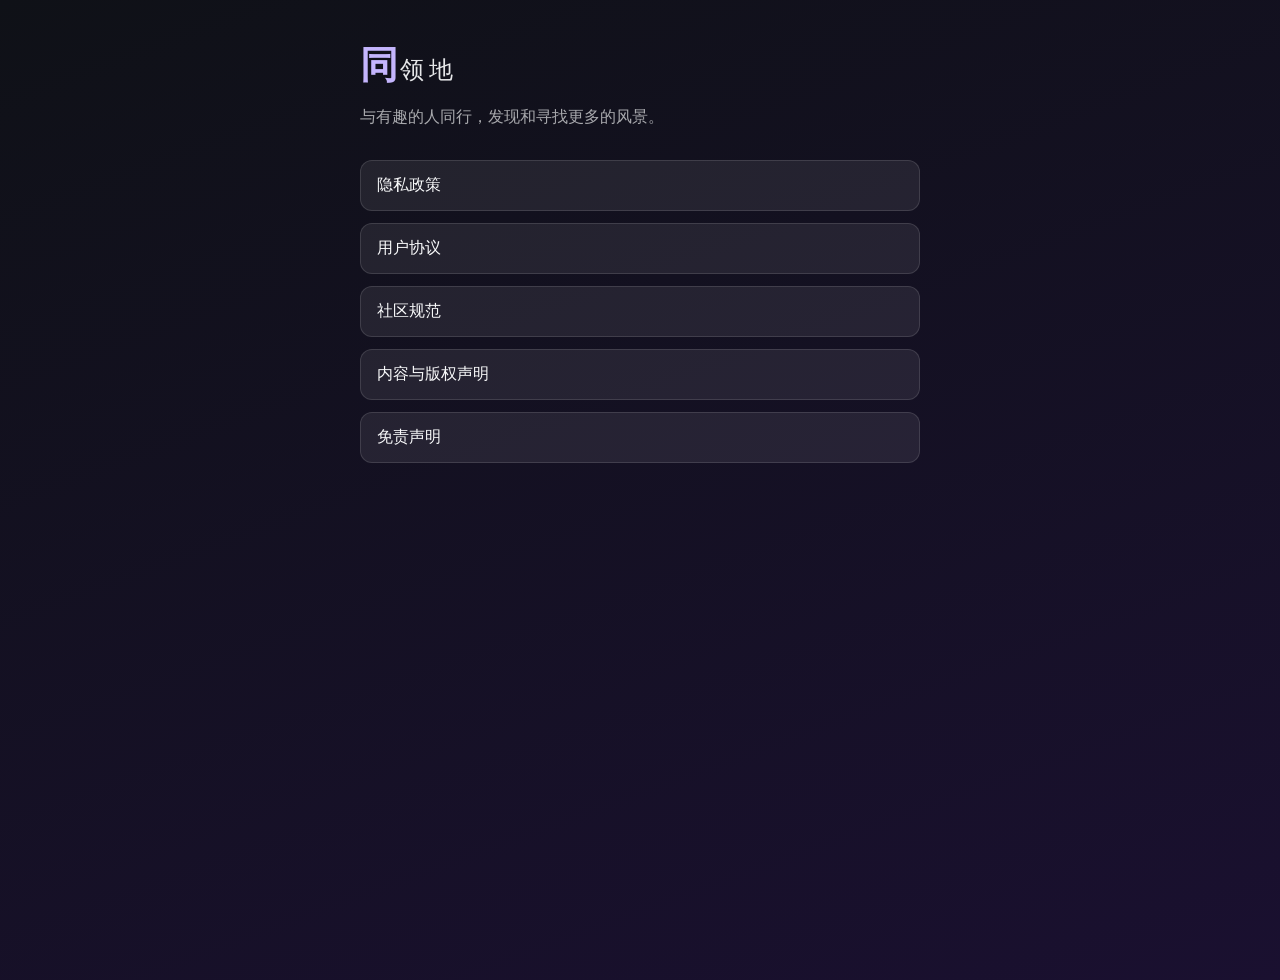
<file: index.html>
<!DOCTYPE html>
<html lang="zh-Hans">
<head>
  <meta charset="utf-8" />
  <meta name="viewport" content="width=device-width, initial-scale=1" />
  <title>同领地 · 法律文档</title>
  <style>
    body {
      margin: 0;
      font-family: -apple-system, BlinkMacSystemFont, "Segoe UI", "PingFang SC", sans-serif;
      background: linear-gradient(160deg, #0f1117 0%, #1a1030 100%);
      color: #f9fafb;
      min-height: 100vh;
      padding: 40px 20px;
    }
    .wrap { max-width: 560px; margin: 0 auto; }
    .brand { display: flex; align-items: baseline; gap: 2px; margin-bottom: 0.5rem; }
    .brand-tong { font-size: 2.4rem; font-weight: 700; color: #c4b5fd; }
    .brand-rest { font-size: 1.5rem; font-weight: 300; letter-spacing: 0.2em; color: rgba(249,250,251,0.92); }
    .sub { color: rgba(249,250,251,0.65); margin: 1rem 0 2rem; }
    ul { list-style: none; padding: 0; margin: 0; }
    li { margin-bottom: 12px; }
    a {
      display: block;
      padding: 14px 16px;
      border-radius: 12px;
      background: rgba(255,255,255,0.08);
      border: 1px solid rgba(255,255,255,0.12);
      color: #f9fafb;
      text-decoration: none;
    }
    a:hover { background: rgba(139,92,246,0.25); }
  </style>
</head>
<body>
  <div class="wrap">
    <div class="brand" aria-label="同领地">
      <span class="brand-tong">同</span><span class="brand-rest">领地</span>
    </div>
    <p class="sub">与有趣的人同行，发现和寻找更多的风景。</p>
    <ul>
      <li><a href="privacy.html">隐私政策</a></li>
      <li><a href="user-agreement.html">用户协议</a></li>
      <li><a href="community.html">社区规范</a></li>
      <li><a href="content-policy.html">内容与版权声明</a></li>
      <li><a href="disclaimer.html">免责声明</a></li>
    </ul>
  </div>
</body>
</html>
</file>
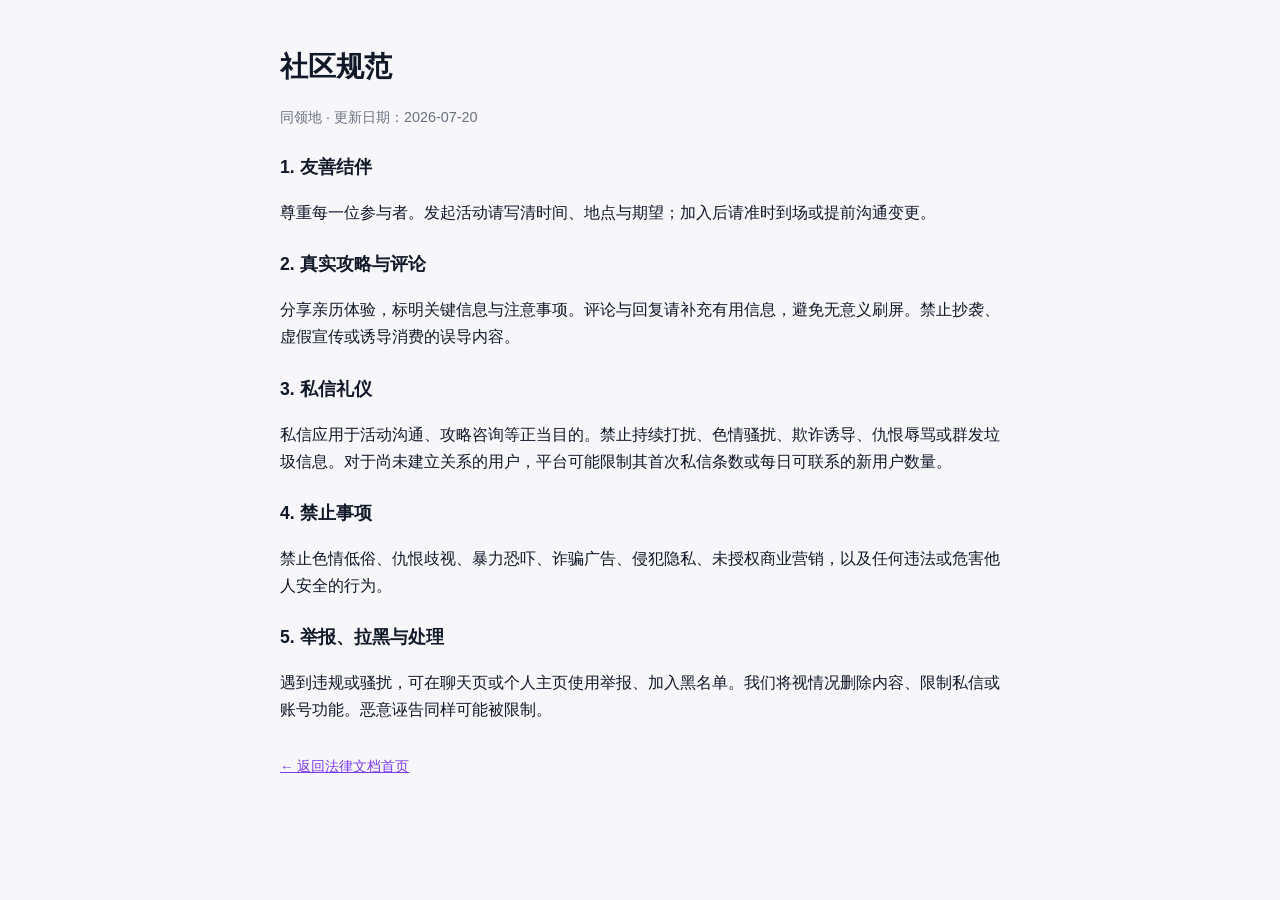
<file: community.html>
<!DOCTYPE html>
<html lang="zh-Hans">
<head>
  <meta charset="utf-8" />
  <meta name="viewport" content="width=device-width, initial-scale=1" />
  <title>社区规范 · 同领地</title>
  <link rel="stylesheet" href="style.css" />
</head>
<body>
  <div class="wrap">
    <h1>社区规范</h1>
    <p class="meta">同领地 · 更新日期：2026-07-20</p>

    <h2>1. 友善结伴</h2>
    <p>尊重每一位参与者。发起活动请写清时间、地点与期望；加入后请准时到场或提前沟通变更。</p>

    <h2>2. 真实攻略与评论</h2>
    <p>分享亲历体验，标明关键信息与注意事项。评论与回复请补充有用信息，避免无意义刷屏。禁止抄袭、虚假宣传或诱导消费的误导内容。</p>

    <h2>3. 私信礼仪</h2>
    <p>私信应用于活动沟通、攻略咨询等正当目的。禁止持续打扰、色情骚扰、欺诈诱导、仇恨辱骂或群发垃圾信息。对于尚未建立关系的用户，平台可能限制其首次私信条数或每日可联系的新用户数量。</p>

    <h2>4. 禁止事项</h2>
    <p>禁止色情低俗、仇恨歧视、暴力恐吓、诈骗广告、侵犯隐私、未授权商业营销，以及任何违法或危害他人安全的行为。</p>

    <h2>5. 举报、拉黑与处理</h2>
    <p>遇到违规或骚扰，可在聊天页或个人主页使用举报、加入黑名单。我们将视情况删除内容、限制私信或账号功能。恶意诬告同样可能被限制。</p>

    <footer>
      <p><a href="index.html">← 返回法律文档首页</a></p>
    </footer>
  </div>
</body>
</html>
</file>
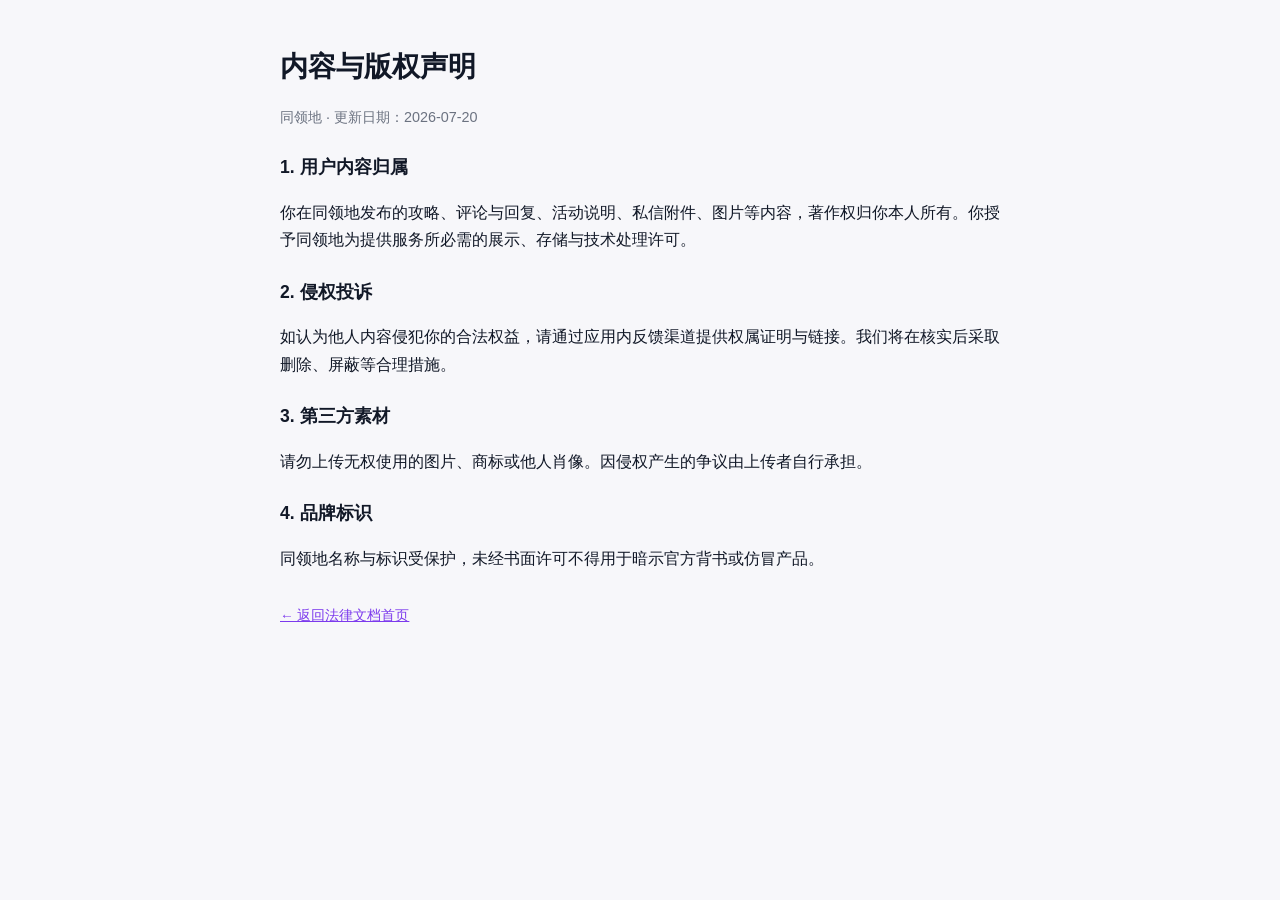
<file: content-policy.html>
<!DOCTYPE html>
<html lang="zh-Hans">
<head>
  <meta charset="utf-8" />
  <meta name="viewport" content="width=device-width, initial-scale=1" />
  <title>内容与版权声明 · 同领地</title>
  <link rel="stylesheet" href="style.css" />
</head>
<body>
  <div class="wrap">
    <h1>内容与版权声明</h1>
    <p class="meta">同领地 · 更新日期：2026-07-20</p>
    <h2>1. 用户内容归属</h2>
    <p>你在同领地发布的攻略、评论与回复、活动说明、私信附件、图片等内容，著作权归你本人所有。你授予同领地为提供服务所必需的展示、存储与技术处理许可。</p>
    <h2>2. 侵权投诉</h2>
    <p>如认为他人内容侵犯你的合法权益，请通过应用内反馈渠道提供权属证明与链接。我们将在核实后采取删除、屏蔽等合理措施。</p>
    <h2>3. 第三方素材</h2>
    <p>请勿上传无权使用的图片、商标或他人肖像。因侵权产生的争议由上传者自行承担。</p>
    <h2>4. 品牌标识</h2>
    <p>同领地名称与标识受保护，未经书面许可不得用于暗示官方背书或仿冒产品。</p>
    <footer><p><a href="index.html">← 返回法律文档首页</a></p></footer>
  </div>
</body>
</html>
</file>
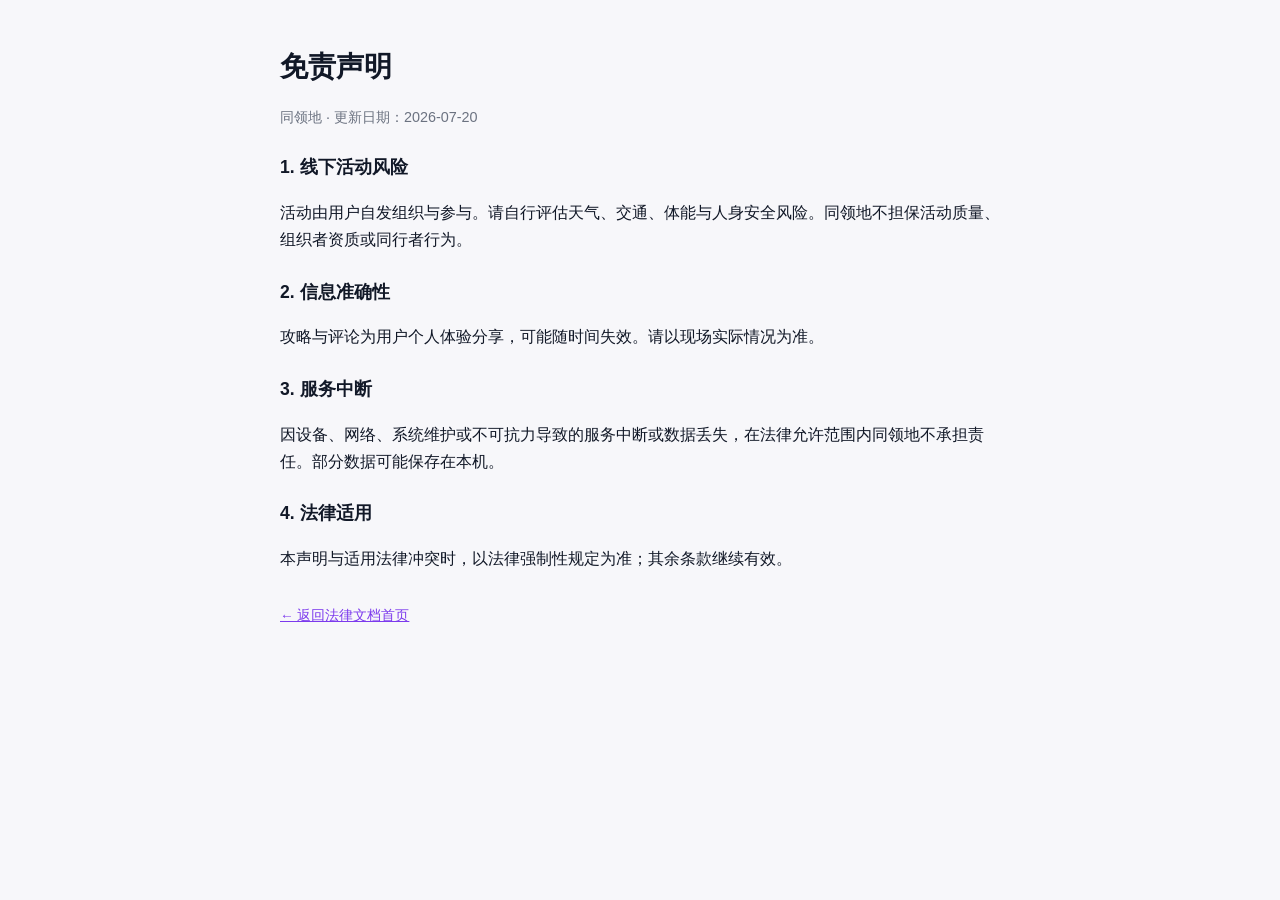
<file: disclaimer.html>
<!DOCTYPE html>
<html lang="zh-Hans">
<head>
  <meta charset="utf-8" />
  <meta name="viewport" content="width=device-width, initial-scale=1" />
  <title>免责声明 · 同领地</title>
  <link rel="stylesheet" href="style.css" />
</head>
<body>
  <div class="wrap">
    <h1>免责声明</h1>
    <p class="meta">同领地 · 更新日期：2026-07-20</p>
    <h2>1. 线下活动风险</h2>
    <p>活动由用户自发组织与参与。请自行评估天气、交通、体能与人身安全风险。同领地不担保活动质量、组织者资质或同行者行为。</p>
    <h2>2. 信息准确性</h2>
    <p>攻略与评论为用户个人体验分享，可能随时间失效。请以现场实际情况为准。</p>
    <h2>3. 服务中断</h2>
    <p>因设备、网络、系统维护或不可抗力导致的服务中断或数据丢失，在法律允许范围内同领地不承担责任。部分数据可能保存在本机。</p>
    <h2>4. 法律适用</h2>
    <p>本声明与适用法律冲突时，以法律强制性规定为准；其余条款继续有效。</p>
    <footer><p><a href="index.html">← 返回法律文档首页</a></p></footer>
  </div>
</body>
</html>
</file>
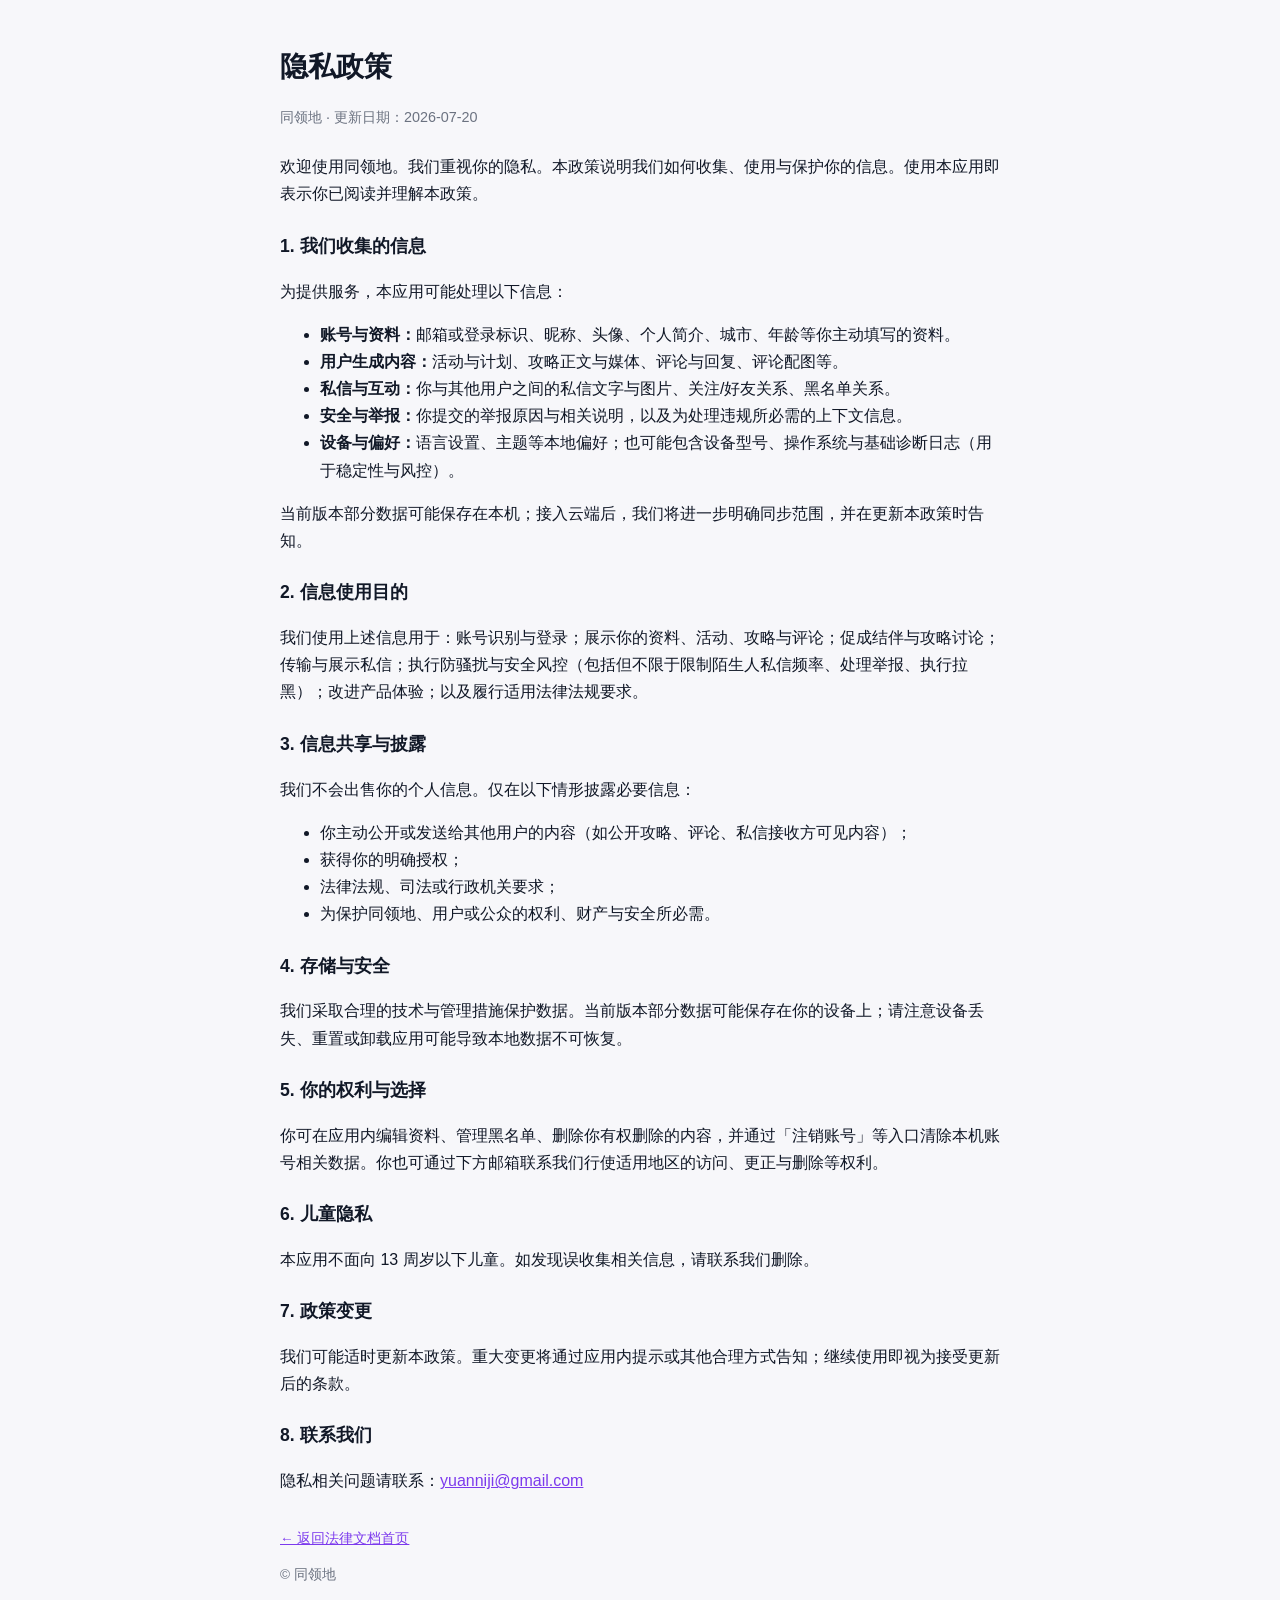
<file: privacy.html>
<!DOCTYPE html>
<html lang="zh-Hans">
<head>
  <meta charset="utf-8" />
  <meta name="viewport" content="width=device-width, initial-scale=1" />
  <title>隐私政策 · 同领地</title>
  <link rel="stylesheet" href="style.css" />
</head>
<body>
  <div class="wrap">
    <h1>隐私政策</h1>
    <p class="meta">同领地 · 更新日期：2026-07-20</p>
    <p>欢迎使用同领地。我们重视你的隐私。本政策说明我们如何收集、使用与保护你的信息。使用本应用即表示你已阅读并理解本政策。</p>

    <h2>1. 我们收集的信息</h2>
    <p>为提供服务，本应用可能处理以下信息：</p>
    <ul>
      <li><strong>账号与资料：</strong>邮箱或登录标识、昵称、头像、个人简介、城市、年龄等你主动填写的资料。</li>
      <li><strong>用户生成内容：</strong>活动与计划、攻略正文与媒体、评论与回复、评论配图等。</li>
      <li><strong>私信与互动：</strong>你与其他用户之间的私信文字与图片、关注/好友关系、黑名单关系。</li>
      <li><strong>安全与举报：</strong>你提交的举报原因与相关说明，以及为处理违规所必需的上下文信息。</li>
      <li><strong>设备与偏好：</strong>语言设置、主题等本地偏好；也可能包含设备型号、操作系统与基础诊断日志（用于稳定性与风控）。</li>
    </ul>
    <p>当前版本部分数据可能保存在本机；接入云端后，我们将进一步明确同步范围，并在更新本政策时告知。</p>

    <h2>2. 信息使用目的</h2>
    <p>我们使用上述信息用于：账号识别与登录；展示你的资料、活动、攻略与评论；促成结伴与攻略讨论；传输与展示私信；执行防骚扰与安全风控（包括但不限于限制陌生人私信频率、处理举报、执行拉黑）；改进产品体验；以及履行适用法律法规要求。</p>

    <h2>3. 信息共享与披露</h2>
    <p>我们不会出售你的个人信息。仅在以下情形披露必要信息：</p>
    <ul>
      <li>你主动公开或发送给其他用户的内容（如公开攻略、评论、私信接收方可见内容）；</li>
      <li>获得你的明确授权；</li>
      <li>法律法规、司法或行政机关要求；</li>
      <li>为保护同领地、用户或公众的权利、财产与安全所必需。</li>
    </ul>

    <h2>4. 存储与安全</h2>
    <p>我们采取合理的技术与管理措施保护数据。当前版本部分数据可能保存在你的设备上；请注意设备丢失、重置或卸载应用可能导致本地数据不可恢复。</p>

    <h2>5. 你的权利与选择</h2>
    <p>你可在应用内编辑资料、管理黑名单、删除你有权删除的内容，并通过「注销账号」等入口清除本机账号相关数据。你也可通过下方邮箱联系我们行使适用地区的访问、更正与删除等权利。</p>

    <h2>6. 儿童隐私</h2>
    <p>本应用不面向 13 周岁以下儿童。如发现误收集相关信息，请联系我们删除。</p>

    <h2>7. 政策变更</h2>
    <p>我们可能适时更新本政策。重大变更将通过应用内提示或其他合理方式告知；继续使用即视为接受更新后的条款。</p>

    <h2>8. 联系我们</h2>
    <p>隐私相关问题请联系：<a href="mailto:yuanniji@gmail.com">yuanniji@gmail.com</a></p>

    <footer>
      <p><a href="index.html">← 返回法律文档首页</a></p>
      <p>© 同领地</p>
    </footer>
  </div>
</body>
</html>
</file>
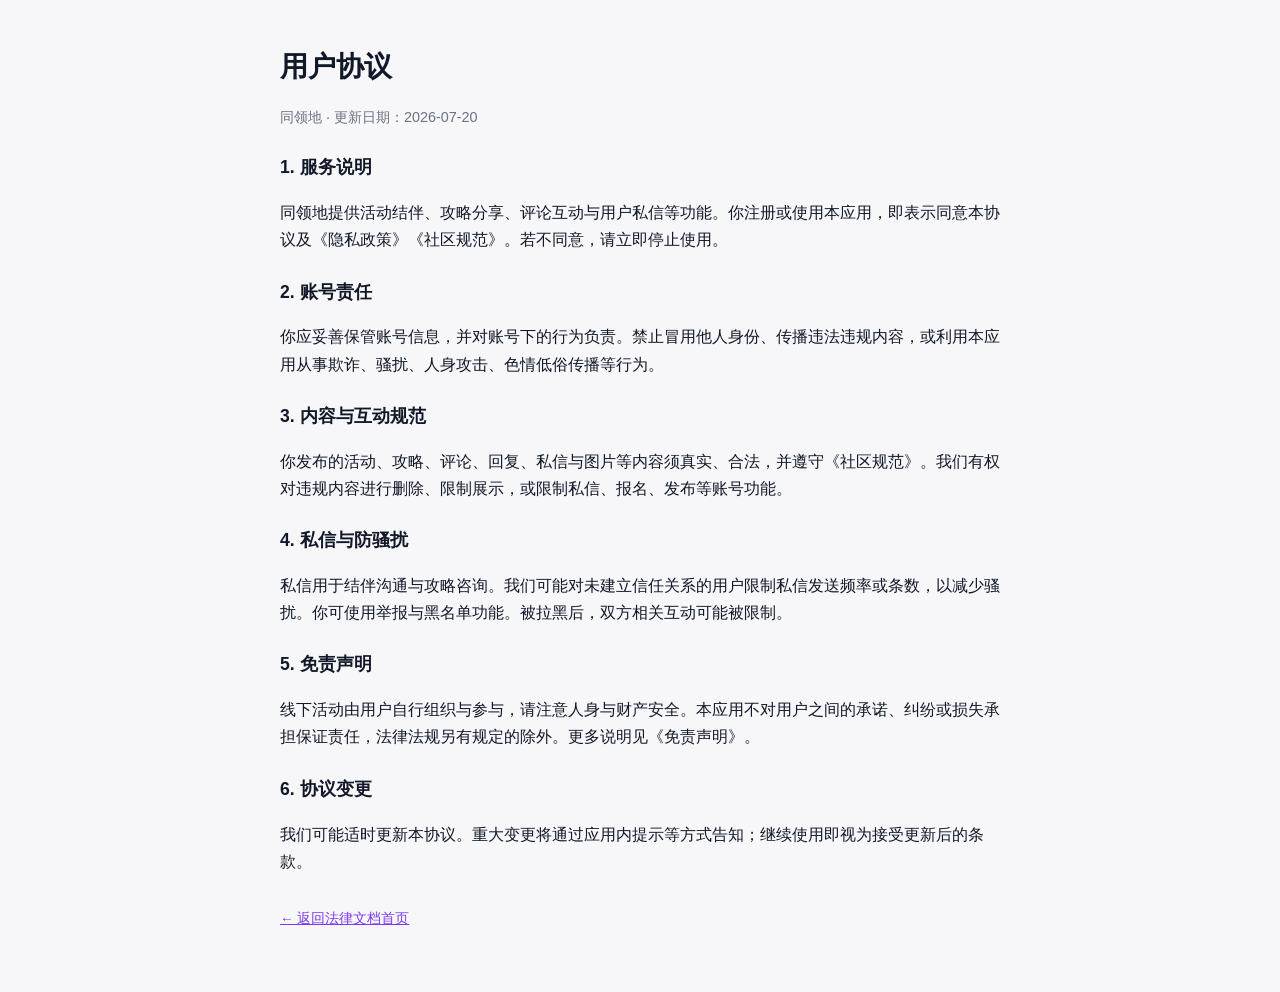
<file: user-agreement.html>
<!DOCTYPE html>
<html lang="zh-Hans">
<head>
  <meta charset="utf-8" />
  <meta name="viewport" content="width=device-width, initial-scale=1" />
  <title>用户协议 · 同领地</title>
  <link rel="stylesheet" href="style.css" />
</head>
<body>
  <div class="wrap">
    <h1>用户协议</h1>
    <p class="meta">同领地 · 更新日期：2026-07-20</p>

    <h2>1. 服务说明</h2>
    <p>同领地提供活动结伴、攻略分享、评论互动与用户私信等功能。你注册或使用本应用，即表示同意本协议及《隐私政策》《社区规范》。若不同意，请立即停止使用。</p>

    <h2>2. 账号责任</h2>
    <p>你应妥善保管账号信息，并对账号下的行为负责。禁止冒用他人身份、传播违法违规内容，或利用本应用从事欺诈、骚扰、人身攻击、色情低俗传播等行为。</p>

    <h2>3. 内容与互动规范</h2>
    <p>你发布的活动、攻略、评论、回复、私信与图片等内容须真实、合法，并遵守《社区规范》。我们有权对违规内容进行删除、限制展示，或限制私信、报名、发布等账号功能。</p>

    <h2>4. 私信与防骚扰</h2>
    <p>私信用于结伴沟通与攻略咨询。我们可能对未建立信任关系的用户限制私信发送频率或条数，以减少骚扰。你可使用举报与黑名单功能。被拉黑后，双方相关互动可能被限制。</p>

    <h2>5. 免责声明</h2>
    <p>线下活动由用户自行组织与参与，请注意人身与财产安全。本应用不对用户之间的承诺、纠纷或损失承担保证责任，法律法规另有规定的除外。更多说明见《免责声明》。</p>

    <h2>6. 协议变更</h2>
    <p>我们可能适时更新本协议。重大变更将通过应用内提示等方式告知；继续使用即视为接受更新后的条款。</p>

    <footer>
      <p><a href="index.html">← 返回法律文档首页</a></p>
    </footer>
  </div>
</body>
</html>
</file>
<file: style.css>
:root { color-scheme: light dark; }
body {
  margin: 0;
  font-family: -apple-system, BlinkMacSystemFont, "Segoe UI", Roboto, "PingFang SC", "Microsoft YaHei", sans-serif;
  line-height: 1.7;
  color: #111827;
  background: #f7f7fa;
  padding: 24px 16px 48px;
}
.wrap { max-width: 720px; margin: 0 auto; }
h1 { font-size: 1.75rem; margin-bottom: 0.25rem; }
.meta { color: #6b7280; font-size: 0.9rem; margin-bottom: 1.5rem; }
h2 { font-size: 1.1rem; margin-top: 1.5rem; }
a { color: #7c3aed; }
footer { margin-top: 2rem; font-size: 0.85rem; color: #6b7280; }
</file>
